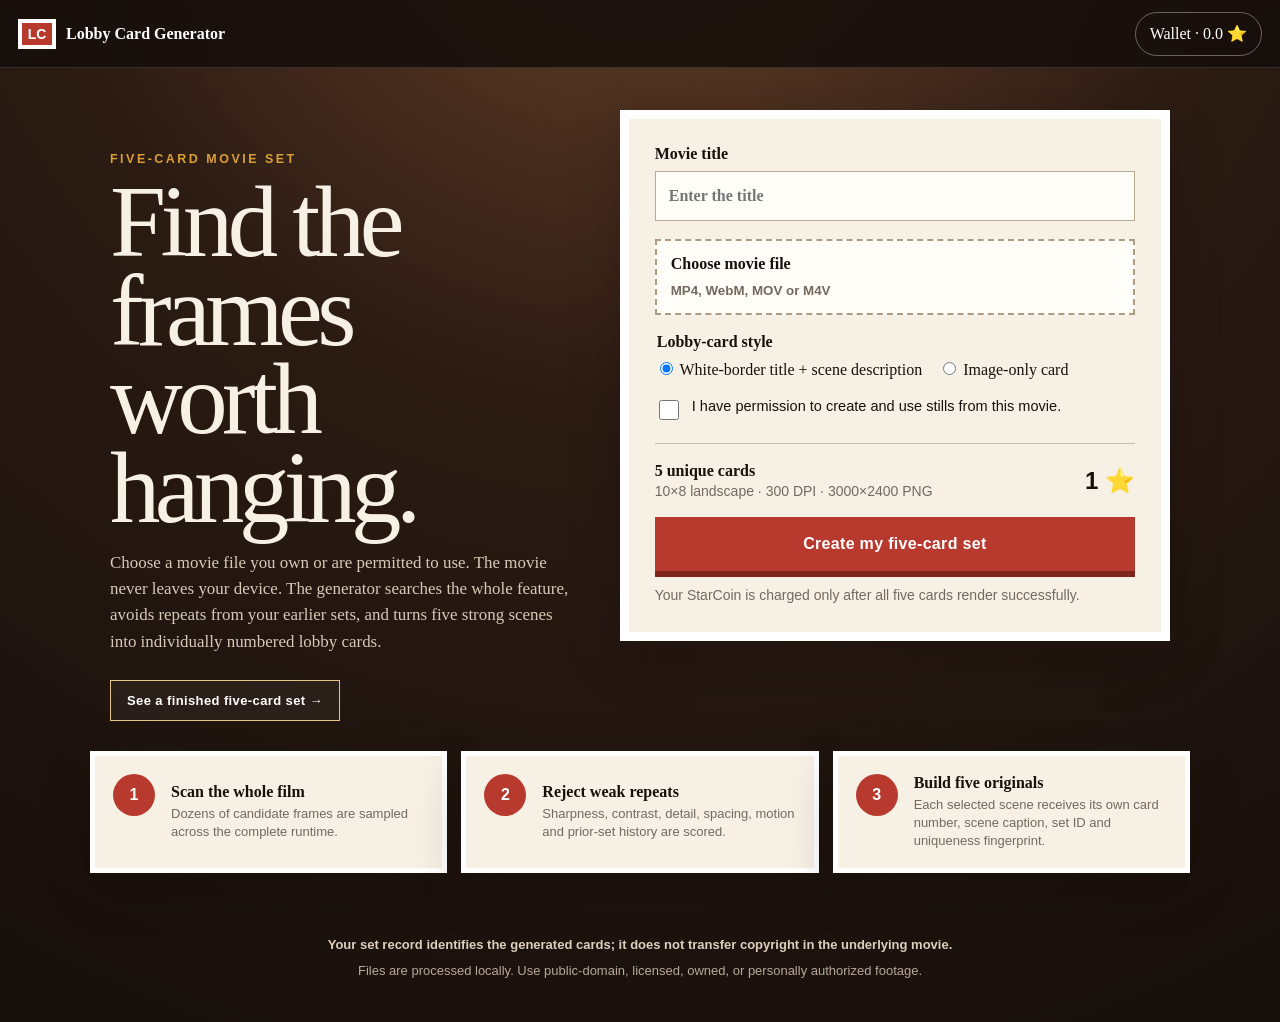
<file: index.html>
<!doctype html>
<html lang="en">
<head>
  <meta charset="utf-8">
  <meta name="viewport" content="width=device-width,initial-scale=1,viewport-fit=cover">
  <meta name="theme-color" content="#17110d">
  <meta name="description" content="Create a unique five-card 10×8 lobby card set from a movie you are permitted to use. Five print-ready cards cost 1 StarCoin.">
  <title>Movie Still Lobby Card Generator</title>
  <link rel="canonical" href="https://www-infinity4.github.io/Movie-Still-Lobby-Card-Generation/">
  <meta property="og:type" content="website">
  <meta property="og:title" content="Movie Still Lobby Card Generator">
  <meta property="og:description" content="Five unique print-ready movie lobby cards for 1 StarCoin.">
  <meta property="og:url" content="https://www-infinity4.github.io/Movie-Still-Lobby-Card-Generation/">
  <meta name="twitter:card" content="summary_large_image">
  <link rel="icon" type="image/svg+xml" href="data:image/svg+xml,%3Csvg xmlns='http://www.w3.org/2000/svg' viewBox='0 0 64 64'%3E%3Crect width='64' height='64' rx='12' fill='%2317110d'/%3E%3Crect x='10' y='14' width='44' height='36' fill='white'/%3E%3Crect x='15' y='19' width='34' height='22' fill='%23b8392e'/%3E%3C/svg%3E">
  <link rel="stylesheet" href="styles.css">
  <script src="https://www-infinity4.github.io/Control-Phi/control-phi.js"></script>
</head>
<body>
  <header class="topbar">
    <a class="brand" href="#top" aria-label="Lobby Card Generator home"><span>LC</span><strong>Lobby Card Generator</strong></a>
    <button id="walletButton" class="wallet" type="button">Connect Wallet</button>
  </header>

  <main id="top">
    <section class="workbench" aria-labelledby="pageTitle">
      <div class="intro">
        <p class="eyebrow">FIVE-CARD MOVIE SET</p>
        <h1 id="pageTitle">Find the frames worth hanging.</h1>
        <p>Choose a movie file you own or are permitted to use. The movie never leaves your device. The generator searches the whole feature, avoids repeats from your earlier sets, and turns five strong scenes into individually numbered lobby cards.</p>
        <a class="demo-link" href="demo.html">See a finished five-card set →</a>
      </div>

      <form id="cardForm" class="order-panel">
        <label>Movie title<input id="movieTitle" type="text" maxlength="90" placeholder="Enter the title" required></label>
        <label class="file-picker" for="movieFile"><span>Choose movie file</span><small id="fileName">MP4, WebM, MOV or M4V</small></label>
        <input id="movieFile" type="file" accept="video/mp4,video/webm,video/quicktime,.m4v" required>
        <fieldset>
          <legend>Lobby-card style</legend>
          <label><input type="radio" name="caption" value="classic" checked> White-border title + scene description</label>
          <label><input type="radio" name="caption" value="clean"> Image-only card</label>
        </fieldset>
        <label class="rights"><input id="rightsCheck" type="checkbox" required> I have permission to create and use stills from this movie.</label>
        <div class="price-row"><div><strong>5 unique cards</strong><span>10×8 landscape · 300 DPI · 3000×2400 PNG</span></div><b>1 ⭐</b></div>
        <button id="generateButton" class="primary" type="submit">Create my five-card set</button>
        <p id="status" class="status" role="status" aria-live="polite">Your StarCoin is charged only after all five cards render successfully.</p>
      </form>
    </section>

    <section class="how-it-works" aria-label="How lobby cards are selected">
      <article><b>1</b><strong>Scan the whole film</strong><span>Dozens of candidate frames are sampled across the complete runtime.</span></article>
      <article><b>2</b><strong>Reject weak repeats</strong><span>Sharpness, contrast, detail, spacing, motion and prior-set history are scored.</span></article>
      <article><b>3</b><strong>Build five originals</strong><span>Each selected scene receives its own card number, scene caption, set ID and uniqueness fingerprint.</span></article>
    </section>

    <section id="progressPanel" class="progress-panel" hidden aria-live="polite">
      <div><span id="progressLabel">Reading movie…</span><strong id="progressPercent">0%</strong></div>
      <progress id="progressBar" max="100" value="0"></progress>
      <canvas id="analysisCanvas" width="160" height="90" hidden></canvas>
      <video id="sourceVideo" muted playsinline preload="metadata" hidden></video>
    </section>

    <section id="results" class="results" hidden aria-labelledby="resultTitle">
      <div class="result-heading">
        <div><p class="eyebrow">SET COMPLETE</p><h2 id="resultTitle">Your lobby cards</h2><p id="setNumber"></p></div>
        <button id="downloadAll" class="secondary" type="button">Download all five</button>
      </div>
      <div id="ownershipReceipt" class="ownership-receipt" hidden></div>
      <div id="cardGrid" class="card-grid"></div>
      <button id="anotherSet" class="primary another" type="button">Create a different set · 1 ⭐</button>
    </section>
  </main>

  <footer>
    <strong>Your set record identifies the generated cards; it does not transfer copyright in the underlying movie.</strong>
    <span>Files are processed locally. Use public-domain, licensed, owned, or personally authorized footage.</span>
  </footer>
  <script src="starcoin-bridge.js"></script>
  <script src="app.js"></script>
</body>
</html>
</file>
<file: styles.css>
:root{--ink:#17110d;--paper:#f7f1e5;--cream:#eadcc6;--red:#b8392e;--gold:#db9f37;--muted:#74695e;--shadow:0 18px 48px rgba(19,11,6,.22);font-family:Georgia,'Times New Roman',serif;color:var(--ink);background:#251912}
*{box-sizing:border-box}[hidden]{display:none!important}body{margin:0;min-height:100vh;background:radial-gradient(circle at 50% -20%,#70462d 0,#2b1b13 44%,#160f0b 100%);color:var(--paper)}button,input,textarea{font:inherit}.topbar{height:68px;display:flex;align-items:center;justify-content:space-between;padding:0 max(18px,env(safe-area-inset-left));border-bottom:1px solid rgba(255,255,255,.13);background:rgba(22,15,11,.86);position:sticky;top:0;z-index:5;backdrop-filter:blur(14px)}.brand{display:flex;align-items:center;gap:10px;color:#fff;text-decoration:none}.brand span{display:grid;place-items:center;width:38px;height:30px;border:4px solid #fff;background:var(--red);font:700 14px Arial,sans-serif}.brand strong{font-size:1rem}.wallet,.secondary{border:1px solid rgba(255,255,255,.35);color:#fff;background:transparent;border-radius:999px;padding:10px 14px;min-height:44px}.workbench{width:min(1100px,100%);margin:auto;padding:42px 20px 28px;display:grid;grid-template-columns:minmax(0,.85fr) minmax(320px,1fr);gap:42px;align-items:start}.intro{padding-top:42px}.eyebrow{font:700 .78rem Arial,sans-serif;letter-spacing:.2em;color:var(--gold);margin:0 0 12px}.intro h1{font-size:clamp(2.8rem,8vw,6.3rem);font-weight:400;line-height:.88;letter-spacing:-.055em;margin:0;max-width:720px}.intro>p:last-of-type{font-size:1.06rem;line-height:1.55;color:#d9c9b8;max-width:520px}.demo-link{display:inline-flex;margin-top:8px;padding:12px 16px;border:1px solid #e6c486;color:#fff;text-decoration:none;font:800 13px Arial,sans-serif;letter-spacing:.03em;background:#ffffff0b}.demo-link:hover{background:#ffffff16}.order-panel{background:var(--paper);color:var(--ink);padding:26px;border:9px solid #fff;box-shadow:var(--shadow)}.order-panel>label:not(.rights){display:grid;gap:8px;font-weight:700;margin-bottom:18px}.order-panel input[type=text]{width:100%;min-height:50px;border:1px solid #b9a990;background:#fffdf8;padding:0 13px;font-size:16px}.file-picker{min-height:76px;padding:14px;border:2px dashed #ad9b82;background:#fffdf8;cursor:pointer}.file-picker span{font-weight:700}.file-picker small{font-family:Arial,sans-serif;color:var(--muted)}#movieFile{position:absolute;opacity:0;pointer-events:none}fieldset{border:0;padding:0;margin:4px 0 18px;display:flex;gap:16px;flex-wrap:wrap}legend{font-weight:700;margin-bottom:8px}.rights{display:flex;gap:10px;align-items:flex-start;line-height:1.35;font-family:Arial,sans-serif;font-size:.91rem}.rights input{width:20px;height:20px;flex:none}.price-row{display:flex;justify-content:space-between;align-items:center;border-top:1px solid #cbbca6;margin-top:20px;padding:18px 0}.price-row div{display:grid;gap:3px}.price-row span{font:14px Arial,sans-serif;color:var(--muted)}.price-row b{font:700 1.5rem Arial,sans-serif}.primary{width:100%;border:0;background:var(--red);color:#fff;min-height:54px;padding:13px 18px;font:700 1rem Arial,sans-serif;letter-spacing:.02em;cursor:pointer;box-shadow:0 6px 0 #7e241d}.primary:active{transform:translateY(3px);box-shadow:0 3px 0 #7e241d}.primary:disabled{opacity:.55;cursor:wait}.status{font:14px/1.4 Arial,sans-serif;color:var(--muted);margin:15px 0 0}.how-it-works{width:min(1100px,calc(100% - 40px));margin:2px auto 34px;display:grid;grid-template-columns:repeat(3,1fr);gap:14px}.how-it-works article{display:grid;grid-template-columns:46px 1fr;gap:4px 12px;padding:18px;background:#f7f1e5;color:var(--ink);border:5px solid #fff;box-shadow:var(--shadow)}.how-it-works b{grid-row:1/3;display:grid;place-items:center;width:42px;height:42px;border-radius:50%;background:var(--red);color:#fff;font:800 16px Arial,sans-serif}.how-it-works strong{align-self:end}.how-it-works span{font:13px/1.4 Arial,sans-serif;color:var(--muted)}.progress-panel,.results{width:min(1100px,calc(100% - 40px));margin:12px auto 46px}.progress-panel{background:#352219;padding:22px;border:1px solid rgba(255,255,255,.14)}.progress-panel div{display:flex;justify-content:space-between;margin-bottom:10px}progress{width:100%;height:12px;accent-color:var(--gold)}.result-heading{display:flex;align-items:end;justify-content:space-between;gap:20px;margin-bottom:20px}.result-heading h2{font-size:clamp(2rem,7vw,4.8rem);font-weight:400;line-height:1;margin:0}.result-heading p:last-child{color:#d8c7b5;margin:8px 0 0}.ownership-receipt{display:grid;grid-template-columns:auto repeat(3,minmax(0,1fr));gap:8px 16px;align-items:center;padding:16px 18px;margin:0 0 22px;background:#fff;color:var(--ink);border-left:8px solid var(--gold);box-shadow:var(--shadow);font-family:Arial,sans-serif}.ownership-receipt strong{font-family:Georgia,serif}.ownership-receipt span{font-weight:700}.ownership-receipt small{grid-column:1/-1;color:var(--muted);line-height:1.4}.card-grid{display:grid;grid-template-columns:repeat(2,minmax(0,1fr));gap:24px}.card-item{background:#fff;color:var(--ink);padding:10px 10px 16px;box-shadow:var(--shadow)}.card-item canvas{display:block;width:100%;height:auto;background:#eee}.card-actions{display:flex;justify-content:space-between;align-items:center;padding:12px 4px 0;font:700 14px Arial,sans-serif}.card-actions button{border:0;background:var(--ink);color:#fff;border-radius:999px;min-height:40px;padding:8px 14px}.card-editor>label{display:grid;gap:7px;padding:12px 4px 0;font:700 13px Arial,sans-serif}.card-editor textarea{width:100%;resize:vertical;min-height:72px;border:1px solid #c8b79f;background:#fffdf8;color:var(--ink);padding:10px;font:14px/1.4 Arial,sans-serif}.card-editor>small{display:block;padding:7px 4px 0;color:var(--muted);font:12px/1.35 Arial,sans-serif}.another{max-width:420px;margin:28px auto 0;display:block}footer{display:grid;gap:6px;text-align:center;color:#b9a89a;font:13px/1.5 Arial,sans-serif;padding:28px 20px 42px}footer strong{color:#dfcfbf}
@media(max-width:760px){.topbar{height:62px}.brand strong{max-width:150px;line-height:1}.wallet{font-size:.82rem;padding:8px 10px}.workbench{grid-template-columns:1fr;padding-top:22px;gap:24px}.intro{padding-top:0}.intro h1{font-size:3.4rem}.order-panel{padding:19px;border-width:6px}.how-it-works{grid-template-columns:1fr}.card-grid{grid-template-columns:1fr}.result-heading{align-items:start;flex-direction:column}.result-heading .secondary{width:100%}.ownership-receipt{grid-template-columns:1fr}.ownership-receipt small{grid-column:auto}.card-actions{gap:12px;align-items:flex-start;flex-direction:column}.card-actions button{width:100%}}
@media(prefers-reduced-motion:reduce){*{scroll-behavior:auto!important}}
</file>
